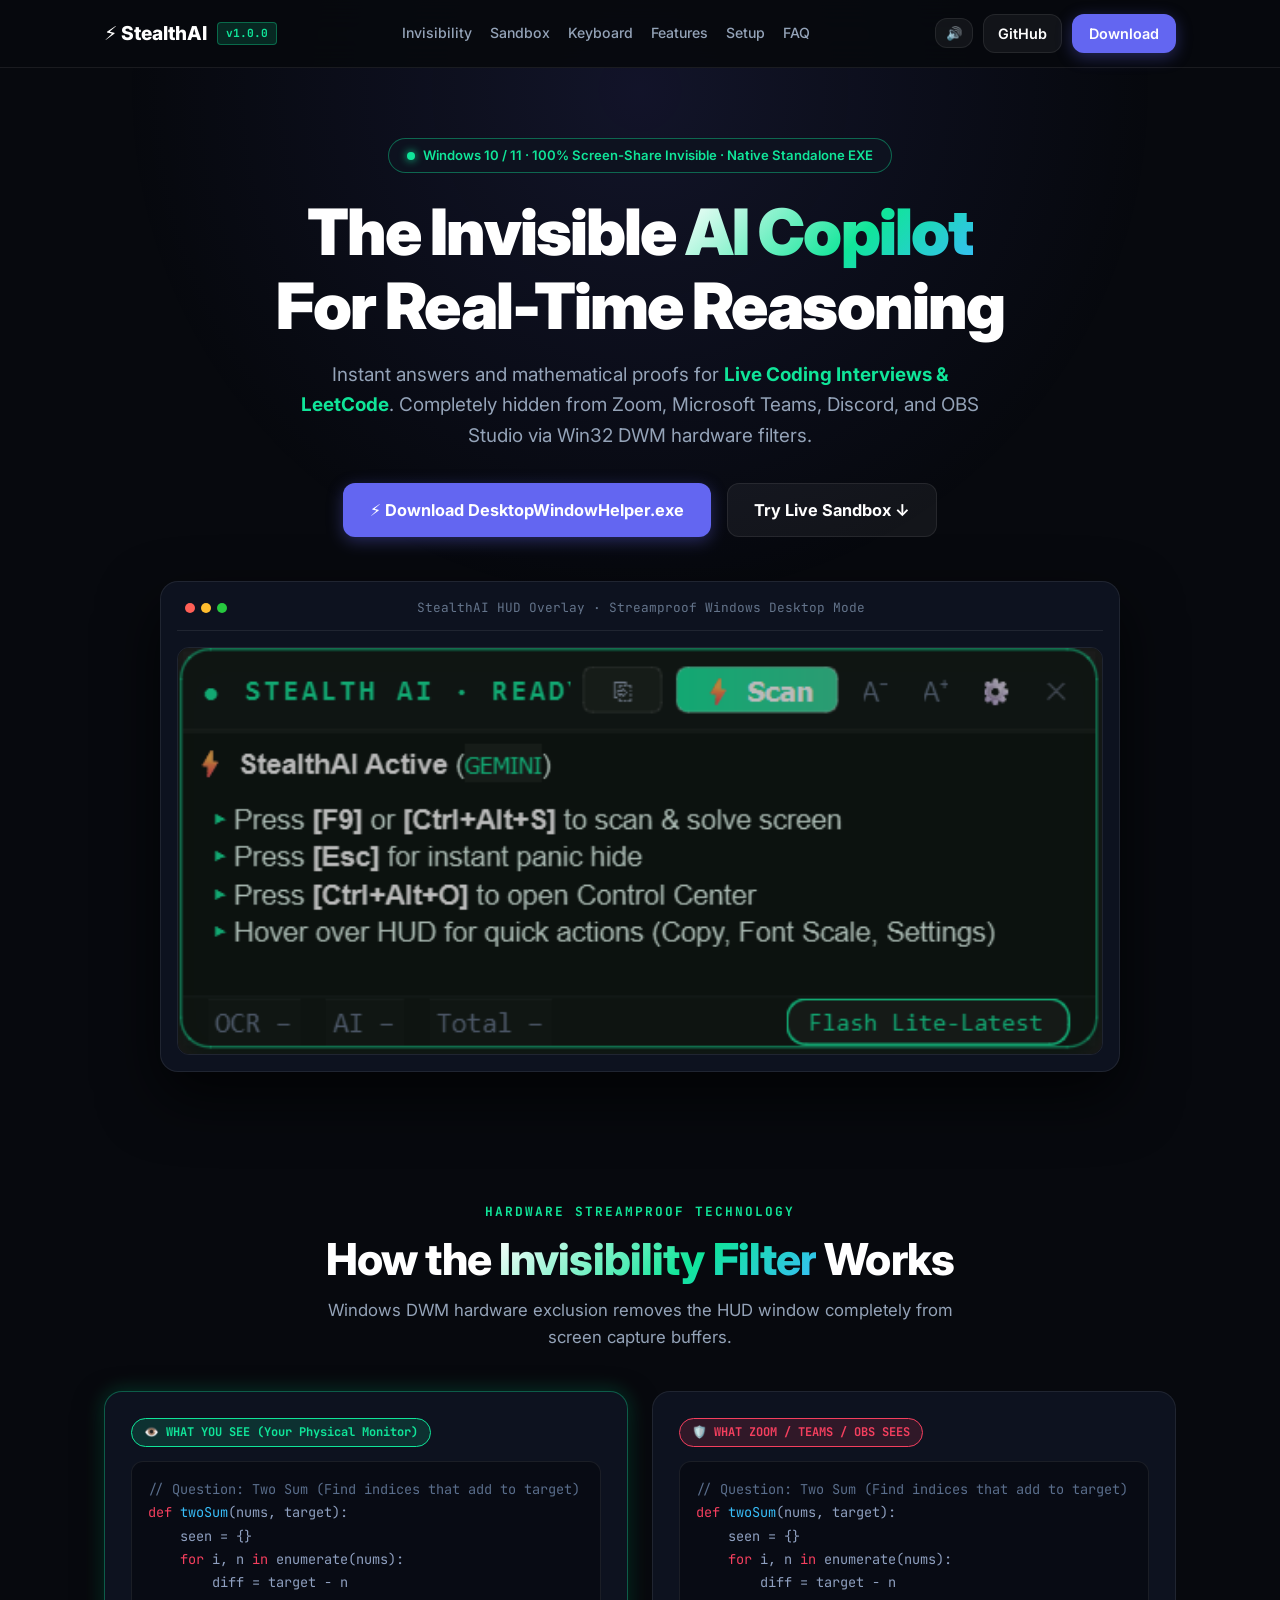
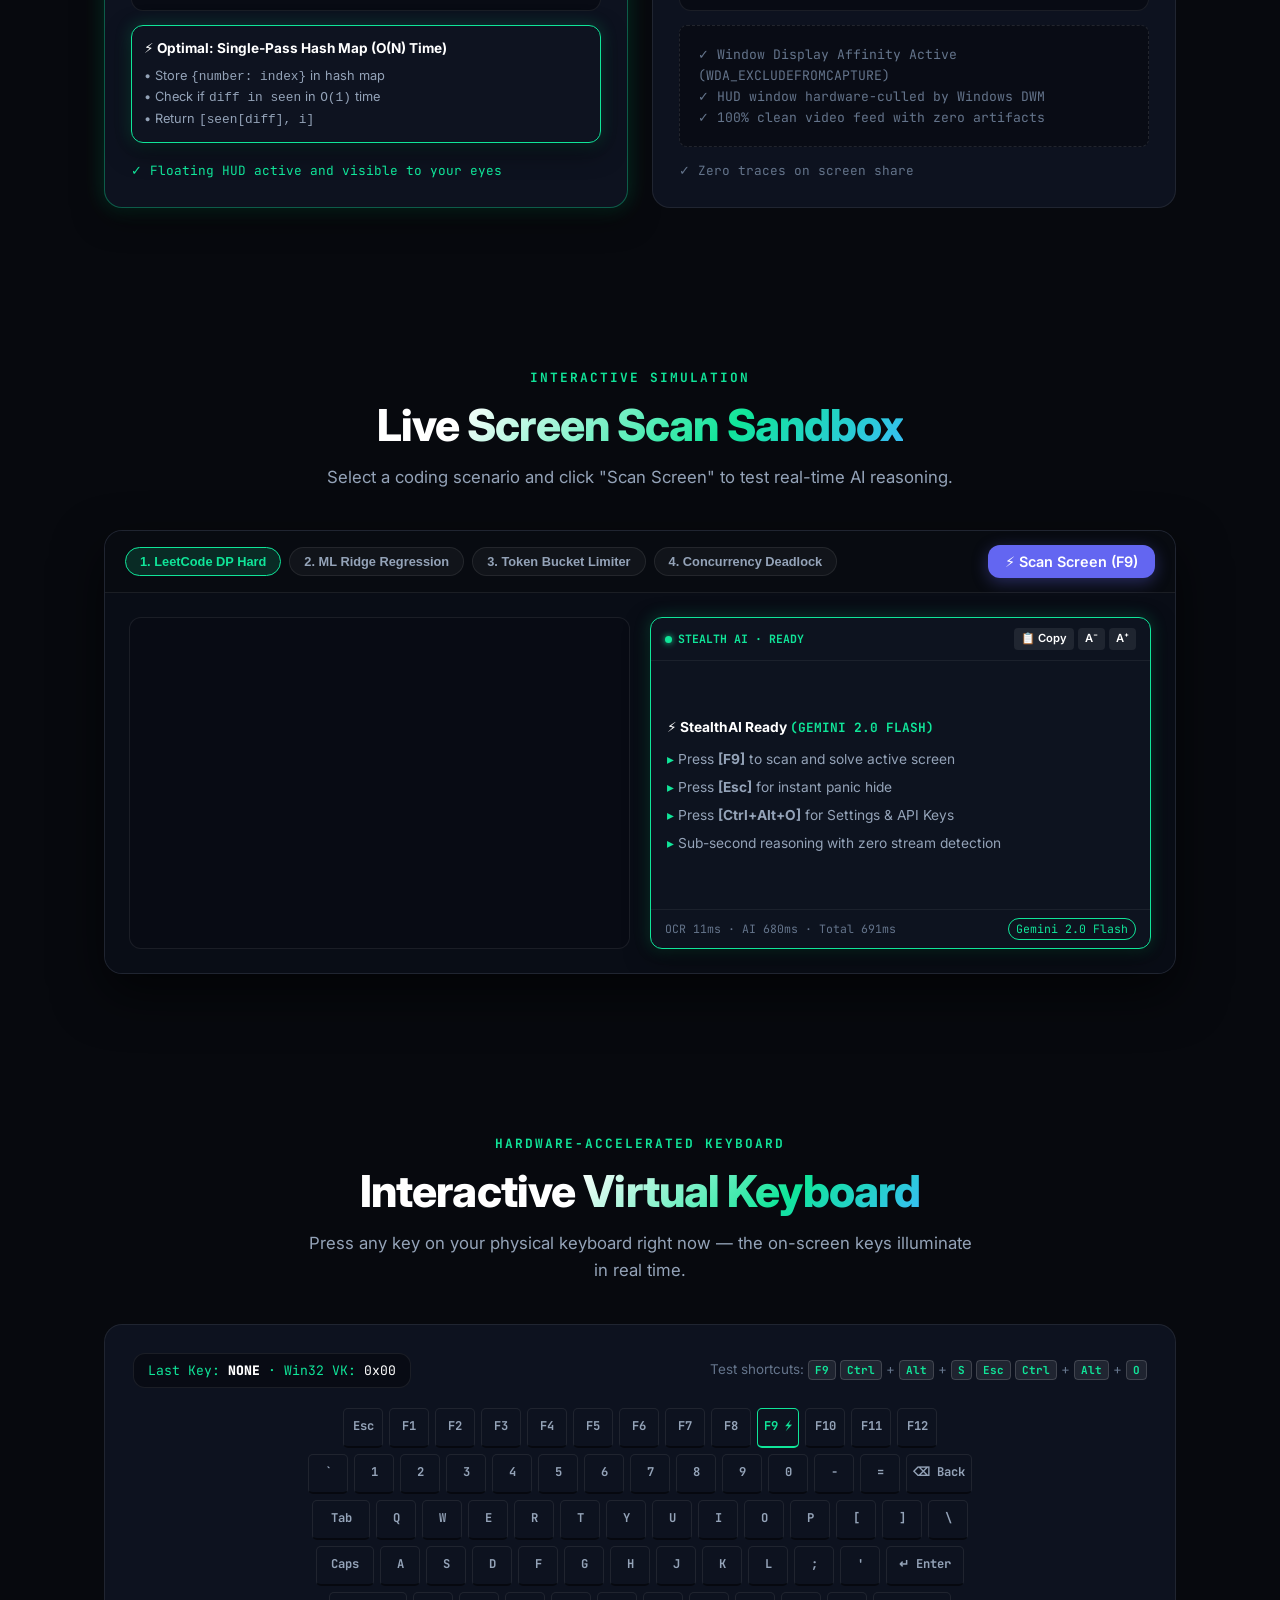
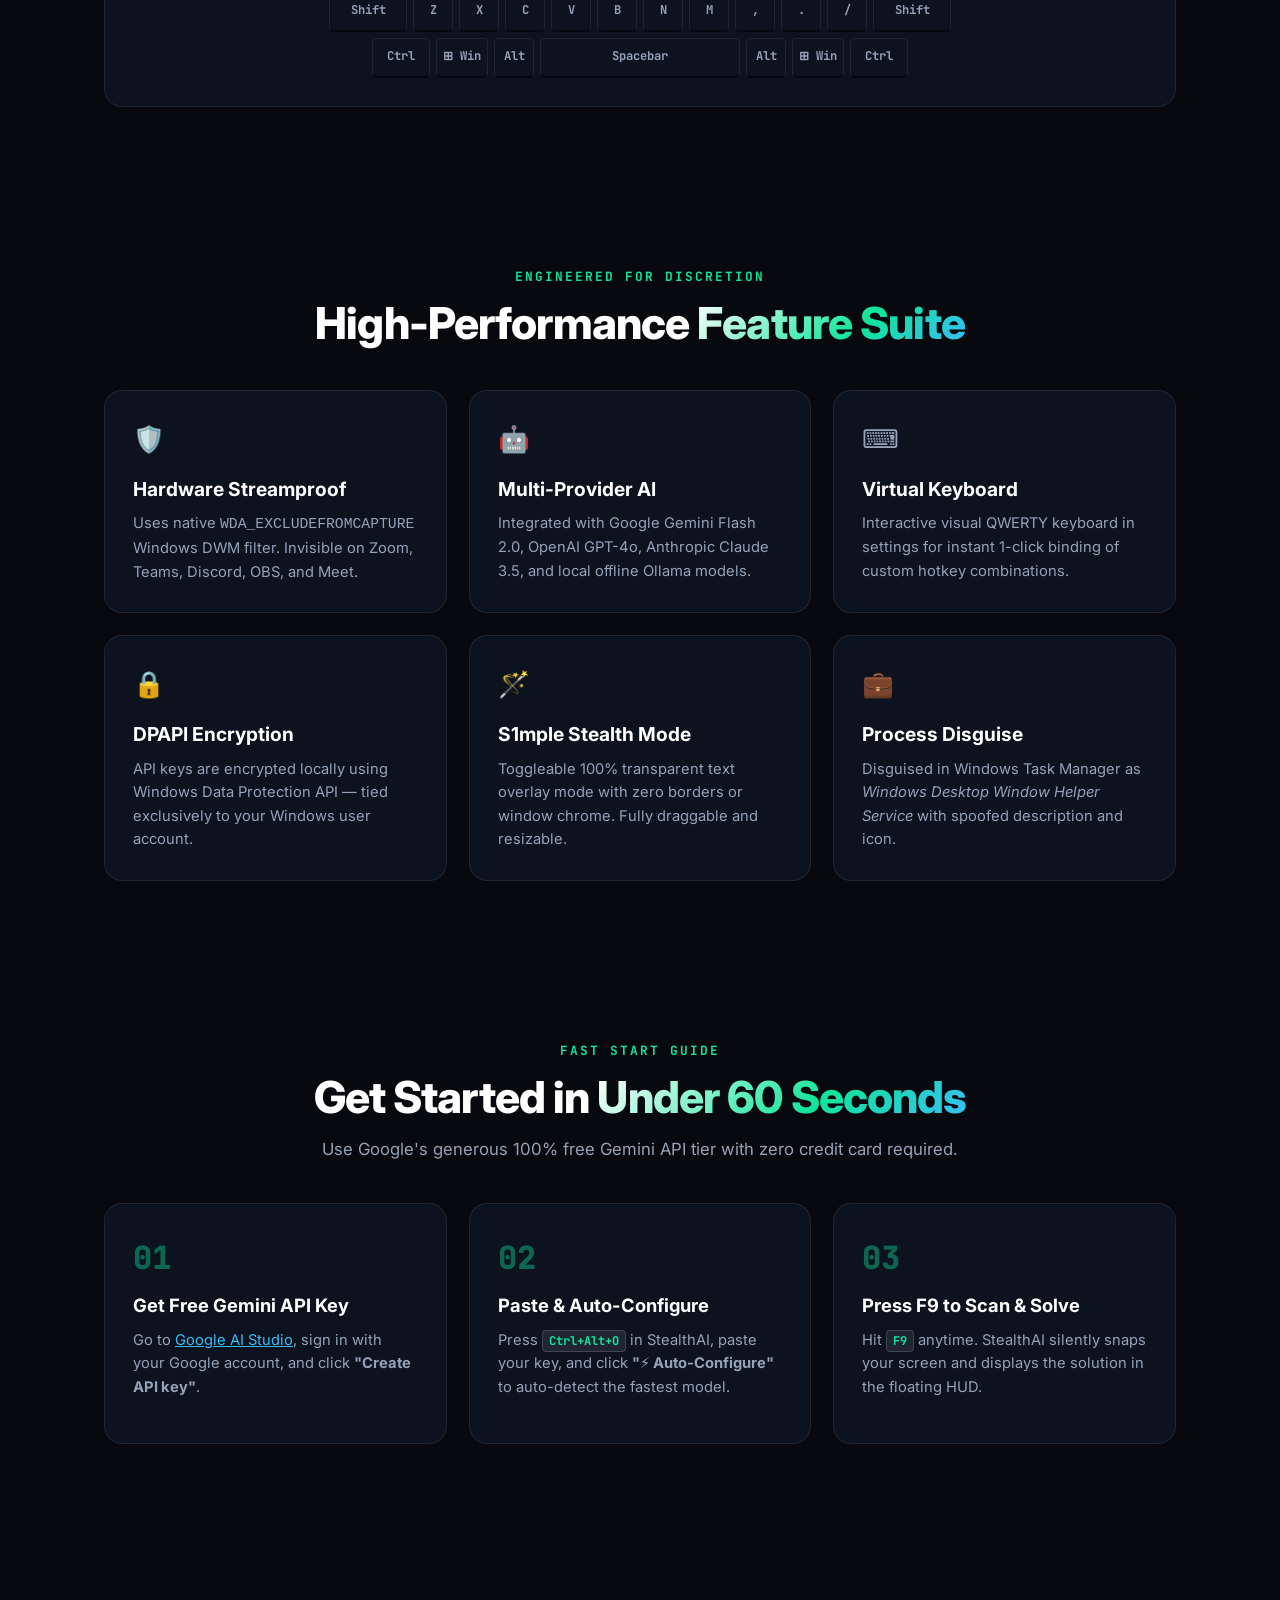
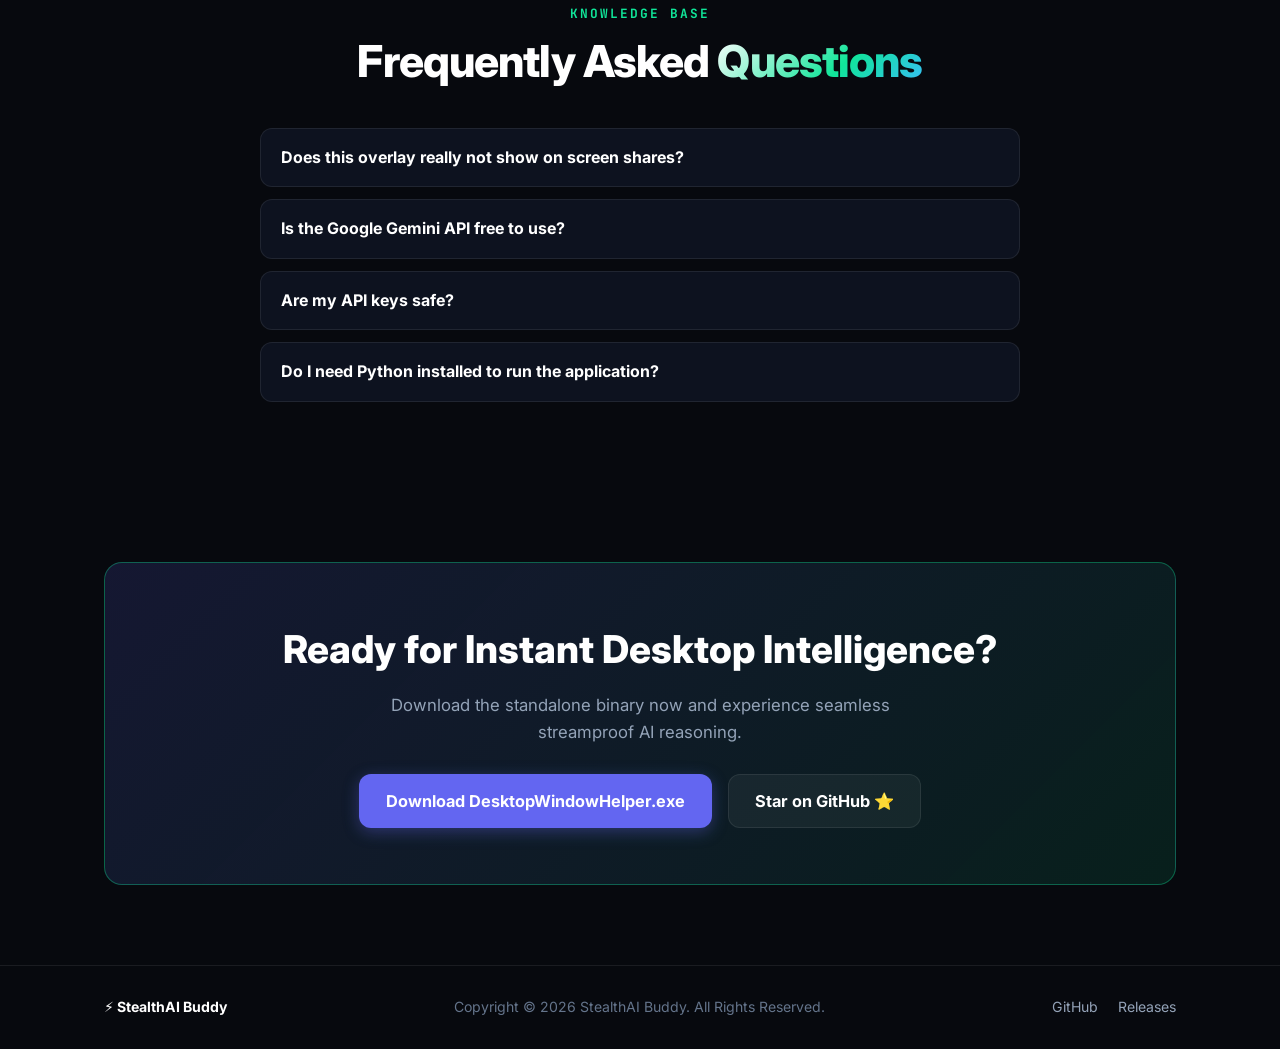
<file: index.html>
<!DOCTYPE html>
<html lang="en">
<head>
  <meta charset="UTF-8">
  <meta name="viewport" content="width=device-width, initial-scale=1.0">
  <title>StealthAI Buddy — The Invisible AI Desktop Copilot</title>
  <meta name="description" content="Ultra-fast, streamproof AI desktop overlay for Windows. Powered by Gemini 2.0, GPT-4o, and Claude 3.5. 100% invisible on Zoom, Teams, Discord, and OBS screen shares.">
  <link rel="preconnect" href="https://fonts.googleapis.com">
  <link rel="preconnect" href="https://fonts.gstatic.com" crossorigin>
  <link href="https://fonts.googleapis.com/css2?family=Inter:wght@400;500;600;700;800;900&family=JetBrains+Mono:wght@500;700&display=swap" rel="stylesheet">
  <style>
/* ═══════════════════════════════════════════════════════════════════
   STEALTHAI BUDDY — INLINE ROCK SOLID DESIGN SYSTEM
   ═══════════════════════════════════════════════════════════════════ */
:root {
  --bg-dark: #07090e;
  --bg-card: #0d121f;
  --bg-card-hover: #131a2b;
  --bg-input: #080b14;
  --border: rgba(255, 255, 255, 0.08);
  --border-active: rgba(16, 229, 153, 0.4);
  --text-white: #ffffff;
  --text-gray: #94a3b8;
  --text-muted: #64748b;
  --accent: #10e599;
  --accent-rgb: 16, 229, 153;
  --accent-glow: rgba(16, 229, 153, 0.25);
  --indigo: #6366f1;
  --indigo-hover: #4f46e5;
  --rose: #f43f5e;
  --cyan: #38bdf8;
  --font: 'Inter', system-ui, -apple-system, sans-serif;
  --mono: 'JetBrains Mono', monospace;
  --radius: 12px;
  --radius-lg: 18px;
}

*, *::before, *::after {
  box-sizing: border-box;
  margin: 0;
  padding: 0;
}

html {
  scroll-behavior: smooth;
  color-scheme: dark;
}

body {
  font-family: var(--font);
  background-color: var(--bg-dark);
  color: var(--text-gray);
  line-height: 1.6;
  overflow-x: hidden;
  position: relative;
  min-height: 100vh;
}

#bgCanvas {
  position: fixed;
  top: 0;
  left: 0;
  width: 100vw;
  height: 100vh;
  z-index: 0;
  pointer-events: none;
  opacity: 0.4;
}

.ambient-glow {
  position: fixed;
  top: 0;
  left: 0;
  width: 100vw;
  height: 100vh;
  z-index: 0;
  pointer-events: none;
  background: radial-gradient(circle at 50% 10%, rgba(99, 102, 241, 0.12) 0%, transparent 50%);
}

.container {
  max-width: 1120px;
  margin: 0 auto;
  padding: 0 24px;
  position: relative;
  z-index: 1;
}

.section {
  padding: 80px 0;
  position: relative;
  z-index: 1;
}

.section-header {
  text-align: center;
  max-width: 680px;
  margin: 0 auto 40px;
}

.section-tag {
  font-family: var(--mono);
  font-size: 0.8rem;
  font-weight: 700;
  letter-spacing: 2px;
  color: var(--accent);
  text-transform: uppercase;
  margin-bottom: 10px;
  display: block;
}

.section-title {
  font-size: clamp(2rem, 4vw, 2.75rem);
  font-weight: 800;
  color: var(--text-white);
  line-height: 1.2;
  margin-bottom: 12px;
  letter-spacing: -0.02em;
}

.section-desc {
  font-size: 1.05rem;
  color: var(--text-gray);
}

.gradient-text {
  background: linear-gradient(135deg, #ffffff 0%, var(--accent) 60%, var(--cyan) 100%);
  -webkit-background-clip: text;
  -webkit-text-fill-color: transparent;
  display: inline-block;
}

kbd {
  font-family: var(--mono);
  font-size: 0.82em;
  font-weight: 700;
  background: rgba(255, 255, 255, 0.08);
  border: 1px solid rgba(255, 255, 255, 0.15);
  border-radius: 4px;
  padding: 2px 6px;
  color: var(--accent);
}

/* ── Navbar ───────────────────────────────────────────────────── */
.navbar {
  position: sticky;
  top: 0;
  z-index: 100;
  background: rgba(7, 9, 14, 0.92);
  backdrop-filter: blur(16px);
  border-bottom: 1px solid var(--border);
  height: 68px;
  display: flex;
  align-items: center;
}

.nav-wrap {
  display: flex;
  align-items: center;
  justify-content: space-between;
  width: 100%;
}

.nav-brand {
  display: flex;
  align-items: center;
  gap: 10px;
  text-decoration: none;
  color: var(--text-white);
  font-weight: 800;
  font-size: 1.2rem;
}

.brand-badge {
  font-size: 0.7rem;
  font-family: var(--mono);
  font-weight: 700;
  background: rgba(var(--accent-rgb), 0.15);
  color: var(--accent);
  border: 1px solid rgba(var(--accent-rgb), 0.35);
  padding: 2px 8px;
  border-radius: 4px;
}

.nav-links {
  display: flex;
  align-items: center;
  gap: 18px;
  flex-shrink: 0;
}

.nav-links a {
  text-decoration: none;
  color: var(--text-gray);
  font-size: 0.88rem;
  font-weight: 500;
  white-space: nowrap;
  transition: color 0.2s;
}

.nav-links a:hover {
  color: var(--text-white);
}

.nav-actions {
  display: flex;
  align-items: center;
  gap: 10px;
  flex-shrink: 0;
  white-space: nowrap;
}

/* ── Buttons ──────────────────────────────────────────────────── */
.btn {
  display: inline-flex;
  align-items: center;
  justify-content: center;
  gap: 8px;
  font-family: var(--font);
  font-size: 0.9rem;
  font-weight: 600;
  text-decoration: none;
  border-radius: var(--radius);
  padding: 8px 16px;
  cursor: pointer;
  transition: all 0.2s ease;
  border: 1px solid transparent;
}

.btn-primary {
  background: var(--indigo);
  color: #ffffff;
  box-shadow: 0 4px 16px rgba(99, 102, 241, 0.35);
}
.btn-primary:hover {
  background: var(--indigo-hover);
  transform: translateY(-1px);
}

.btn-secondary {
  background: rgba(255, 255, 255, 0.05);
  border-color: var(--border);
  color: var(--text-white);
}
.btn-secondary:hover {
  background: rgba(255, 255, 255, 0.1);
  border-color: rgba(255, 255, 255, 0.2);
}

/* ── Hero Section ─────────────────────────────────────────────── */
.hero {
  padding: 70px 0 50px;
  text-align: center;
}

.hero-pill {
  display: inline-flex;
  align-items: center;
  gap: 8px;
  background: var(--bg-card);
  border: 1px solid var(--border-active);
  padding: 6px 18px;
  border-radius: 9999px;
  font-size: 0.82rem;
  font-weight: 600;
  color: var(--accent);
  margin-bottom: 22px;
}

.hero-pill-dot {
  width: 8px;
  height: 8px;
  background: var(--accent);
  border-radius: 50%;
  box-shadow: 0 0 8px var(--accent);
}

.hero-title {
  font-size: clamp(2.4rem, 5vw, 4rem);
  font-weight: 900;
  color: var(--text-white);
  line-height: 1.15;
  margin-bottom: 18px;
  letter-spacing: -0.03em;
}

.hero-desc {
  font-size: 1.18rem;
  color: var(--text-gray);
  max-width: 700px;
  margin: 0 auto 32px;
  line-height: 1.6;
}

.hero-cta-row {
  display: flex;
  align-items: center;
  justify-content: center;
  gap: 16px;
  flex-wrap: wrap;
  margin-bottom: 44px;
}

.btn-hero {
  padding: 13px 26px;
  font-size: 1.02rem;
  font-weight: 700;
  border-radius: var(--radius);
}

/* Hero Showcase Frame */
.hero-showcase {
  background: var(--bg-card);
  border: 1px solid var(--border);
  border-radius: var(--radius-lg);
  padding: 16px;
  box-shadow: 0 25px 60px rgba(0, 0, 0, 0.7);
  max-width: 960px;
  margin: 0 auto;
}

.showcase-header {
  display: flex;
  align-items: center;
  justify-content: space-between;
  padding: 0 8px 12px;
  border-bottom: 1px solid var(--border);
  margin-bottom: 16px;
}

.showcase-dots {
  display: flex;
  gap: 6px;
}
.showcase-dot {
  width: 10px;
  height: 10px;
  border-radius: 50%;
}

.showcase-title {
  font-family: var(--mono);
  font-size: 0.8rem;
  color: var(--text-muted);
}

.showcase-img {
  width: 100%;
  height: auto;
  border-radius: var(--radius);
  display: block;
  border: 1px solid var(--border);
}

/* ── Invisibility Cards Comparison ────────────────────────────── */
.invis-grid {
  display: grid;
  grid-template-columns: 1fr 1fr;
  gap: 24px;
}

.invis-card {
  background: var(--bg-card);
  border: 1px solid var(--border);
  border-radius: var(--radius-lg);
  padding: 26px;
  display: flex;
  flex-direction: column;
  justify-content: space-between;
}

.invis-card.visible-side {
  border-color: rgba(var(--accent-rgb), 0.35);
  box-shadow: 0 10px 30px rgba(0, 0, 0, 0.5), 0 0 20px var(--accent-glow);
}

.invis-badge {
  display: inline-block;
  padding: 4px 12px;
  border-radius: 9999px;
  font-family: var(--mono);
  font-size: 0.75rem;
  font-weight: 700;
  margin-bottom: 14px;
}

.invis-badge-green {
  background: rgba(var(--accent-rgb), 0.15);
  color: var(--accent);
  border: 1px solid var(--accent);
}

.invis-badge-red {
  background: rgba(244, 63, 94, 0.15);
  color: var(--rose);
  border: 1px solid var(--rose);
}

.invis-code-snippet {
  font-family: var(--mono);
  font-size: 0.85rem;
  background: var(--bg-input);
  border: 1px solid var(--border);
  border-radius: var(--radius);
  padding: 16px;
  color: #8fa0c0;
  line-height: 1.7;
  margin-bottom: 14px;
}

/* ── Live Sandbox Section ─────────────────────────────────────── */
.sandbox-card {
  background: var(--bg-card);
  border: 1px solid var(--border);
  border-radius: var(--radius-lg);
  overflow: hidden;
  box-shadow: 0 20px 50px rgba(0, 0, 0, 0.6);
}

.sandbox-toolbar {
  display: flex;
  align-items: center;
  justify-content: space-between;
  padding: 14px 20px;
  background: rgba(7, 9, 14, 0.8);
  border-bottom: 1px solid var(--border);
  flex-wrap: wrap;
  gap: 12px;
}

.sandbox-tabs {
  display: flex;
  gap: 8px;
  flex-wrap: wrap;
}

.sandbox-tab {
  background: rgba(255, 255, 255, 0.04);
  border: 1px solid var(--border);
  border-radius: 9999px;
  padding: 6px 14px;
  font-size: 0.8rem;
  font-weight: 600;
  color: var(--text-gray);
  cursor: pointer;
  transition: all 0.2s ease;
}

.sandbox-tab:hover {
  background: rgba(255, 255, 255, 0.08);
  color: var(--text-white);
}

.sandbox-tab.active {
  background: rgba(var(--accent-rgb), 0.15);
  border-color: var(--accent);
  color: var(--accent);
}

.sandbox-content-grid {
  display: grid;
  grid-template-columns: 1fr 1fr;
  gap: 20px;
  padding: 24px;
  background: #090d16;
  position: relative;
  min-height: 380px;
}

.laser-beam {
  position: absolute;
  top: 0;
  left: 0;
  width: 100%;
  height: 3px;
  background: linear-gradient(90deg, transparent, var(--accent), #ffffff, var(--accent), transparent);
  box-shadow: 0 0 15px var(--accent);
  opacity: 0;
  pointer-events: none;
  z-index: 10;
}
.laser-beam.scanning {
  animation: laserScan 0.9s ease-in-out forwards;
}
@keyframes laserScan {
  0% { top: 0%; opacity: 1; }
  50% { top: 100%; opacity: 1; }
  100% { top: 100%; opacity: 0; }
}

.sandbox-code-col {
  background: var(--bg-input);
  border: 1px solid var(--border);
  border-radius: var(--radius);
  padding: 18px;
  font-family: var(--mono);
  font-size: 0.85rem;
  color: #8fa0c0;
  line-height: 1.7;
  overflow-x: auto;
}

.sandbox-hud-col {
  background: rgba(14, 19, 32, 0.95);
  border: 1px solid var(--accent);
  border-radius: var(--radius);
  box-shadow: 0 8px 24px rgba(0, 0, 0, 0.5), 0 0 16px var(--accent-glow);
  display: flex;
  flex-direction: column;
  justify-content: space-between;
}

.hud-head {
  display: flex;
  align-items: center;
  justify-content: space-between;
  padding: 10px 14px;
  border-bottom: 1px solid rgba(255, 255, 255, 0.06);
}

.hud-status-badge {
  display: flex;
  align-items: center;
  gap: 6px;
  font-family: var(--mono);
  font-size: 0.72rem;
  font-weight: 700;
  color: var(--accent);
}

.hud-dot {
  width: 7px;
  height: 7px;
  background: var(--accent);
  border-radius: 50%;
  box-shadow: 0 0 6px var(--accent);
}

.hud-actions-row {
  display: flex;
  gap: 4px;
}

.hud-btn {
  font-size: 0.7rem;
  font-weight: 600;
  background: rgba(255, 255, 255, 0.08);
  color: var(--text-white);
  padding: 2px 7px;
  border-radius: 4px;
  cursor: pointer;
}

.hud-main {
  padding: 16px;
  font-size: 0.86rem;
  color: var(--text-white);
}

.hud-title {
  font-weight: 700;
  margin-bottom: 10px;
}

.hud-bullets {
  list-style: none;
  display: flex;
  flex-direction: column;
  gap: 6px;
  color: var(--text-gray);
}

.hud-bullets li::before {
  content: '▸ ';
  color: var(--accent);
}

.hud-foot {
  display: flex;
  align-items: center;
  justify-content: space-between;
  padding: 8px 14px;
  border-top: 1px solid rgba(255, 255, 255, 0.06);
  font-family: var(--mono);
  font-size: 0.72rem;
  color: var(--text-muted);
}

.hud-tag {
  color: var(--accent);
  border: 1px solid var(--accent);
  border-radius: 9999px;
  padding: 1px 7px;
}

/* ── Interactive Virtual Keyboard ─────────────────────────────── */
.keyboard-box {
  background: var(--bg-card);
  border: 1px solid var(--border);
  border-radius: var(--radius-lg);
  padding: 28px;
}

.keyboard-meta {
  display: flex;
  align-items: center;
  justify-content: space-between;
  margin-bottom: 20px;
  flex-wrap: wrap;
  gap: 12px;
}

.keyboard-status-pill {
  font-family: var(--mono);
  font-size: 0.82rem;
  background: var(--bg-input);
  border: 1px solid var(--border);
  border-radius: var(--radius);
  padding: 6px 14px;
  color: var(--accent);
}

.keyboard-grid {
  display: flex;
  flex-direction: column;
  gap: 6px;
  max-width: 820px;
  margin: 0 auto;
  user-select: none;
}

.kb-row {
  display: flex;
  gap: 6px;
  justify-content: center;
}

.kb-key {
  height: 40px;
  min-width: 40px;
  background: rgba(14, 19, 32, 0.9);
  border: 1px solid var(--border);
  border-bottom: 2px solid rgba(0, 0, 0, 0.5);
  border-radius: 5px;
  color: #94a3b8;
  font-family: var(--mono);
  font-size: 0.76rem;
  font-weight: 700;
  display: flex;
  align-items: center;
  justify-content: center;
  cursor: pointer;
  transition: all 0.1s ease;
  padding: 0 6px;
}

.kb-key:hover {
  background: rgba(255, 255, 255, 0.1);
  color: #ffffff;
}

.kb-key.active {
  background: var(--accent);
  color: #000000;
  border-color: #ffffff;
  box-shadow: 0 0 12px var(--accent);
  transform: translateY(1px);
}

.kb-w-1-5 { min-width: 58px; }
.kb-w-2 { min-width: 78px; }
.kb-space { min-width: 200px; }

/* ── Features Grid ────────────────────────────────────────────── */
.features-grid {
  display: grid;
  grid-template-columns: repeat(auto-fit, minmax(320px, 1fr));
  gap: 22px;
}

.feature-card {
  background: var(--bg-card);
  border: 1px solid var(--border);
  border-radius: var(--radius-lg);
  padding: 28px;
  transition: transform 0.2s ease, border-color 0.2s ease;
}

.feature-card:hover {
  border-color: var(--accent);
  transform: translateY(-2px);
}

.feature-icon {
  font-size: 1.6rem;
  margin-bottom: 14px;
}

.feature-title {
  font-size: 1.2rem;
  font-weight: 700;
  color: var(--text-white);
  margin-bottom: 8px;
}

.feature-desc {
  font-size: 0.92rem;
  color: var(--text-gray);
  line-height: 1.6;
}

/* ── 60-Second Setup Stepper ──────────────────────────────────── */
.steps-grid {
  display: grid;
  grid-template-columns: repeat(auto-fit, minmax(280px, 1fr));
  gap: 22px;
}

.step-card {
  background: var(--bg-card);
  border: 1px solid var(--border);
  border-radius: var(--radius-lg);
  padding: 28px;
}

.step-num {
  font-family: var(--mono);
  font-size: 2rem;
  font-weight: 900;
  color: rgba(var(--accent-rgb), 0.4);
  margin-bottom: 8px;
}

.step-heading {
  font-size: 1.15rem;
  font-weight: 700;
  color: var(--text-white);
  margin-bottom: 8px;
}

.step-text {
  font-size: 0.92rem;
  color: var(--text-gray);
  margin-bottom: 16px;
}

.step-link {
  color: var(--cyan);
  text-decoration: underline;
}

/* ── FAQ Accordion ────────────────────────────────────────────── */
.faq-wrap {
  max-width: 760px;
  margin: 0 auto;
  display: flex;
  flex-direction: column;
  gap: 12px;
}

.faq-item {
  background: var(--bg-card);
  border: 1px solid var(--border);
  border-radius: var(--radius);
  overflow: hidden;
}

.faq-item[open] {
  border-color: var(--accent);
}

.faq-q {
  padding: 16px 20px;
  font-weight: 700;
  font-size: 1rem;
  color: var(--text-white);
  cursor: pointer;
  list-style: none;
  display: flex;
  align-items: center;
  justify-content: space-between;
}

.faq-q::-webkit-details-marker { display: none; }

.faq-a {
  padding: 0 20px 16px;
  font-size: 0.92rem;
  color: var(--text-gray);
  border-top: 1px solid rgba(255, 255, 255, 0.04);
  padding-top: 12px;
  line-height: 1.6;
}

/* ── CTA Banner & Footer ──────────────────────────────────────── */
.cta-card {
  background: linear-gradient(135deg, rgba(99, 102, 241, 0.16) 0%, rgba(var(--accent-rgb), 0.1) 100%);
  border: 1px solid rgba(var(--accent-rgb), 0.35);
  border-radius: var(--radius-lg);
  padding: 56px 28px;
  text-align: center;
}

.cta-title {
  font-size: clamp(1.8rem, 3.5vw, 2.4rem);
  font-weight: 800;
  color: var(--text-white);
  margin-bottom: 12px;
}

.cta-desc {
  font-size: 1.05rem;
  color: var(--text-gray);
  max-width: 560px;
  margin: 0 auto 28px;
}

.footer {
  border-top: 1px solid var(--border);
  padding: 30px 0;
  font-size: 0.88rem;
}

.footer-wrap {
  display: flex;
  align-items: center;
  justify-content: space-between;
  flex-wrap: wrap;
  gap: 16px;
}

/* ── Toast ────────────────────────────────────────────────────── */
.toast-container {
  position: fixed;
  bottom: 24px;
  right: 24px;
  z-index: 9999;
  display: flex;
  flex-direction: column;
  gap: 8px;
  pointer-events: none;
}

.toast {
  background: var(--bg-card);
  border: 1px solid var(--accent);
  border-radius: var(--radius);
  padding: 10px 18px;
  color: var(--text-white);
  font-size: 0.86rem;
  font-weight: 600;
  box-shadow: 0 8px 24px rgba(0, 0, 0, 0.7);
  animation: toastAnim 2.8s forwards;
}

@keyframes toastAnim {
  0% { opacity: 0; transform: translateY(16px); }
  12% { opacity: 1; transform: translateY(0); }
  85% { opacity: 1; transform: translateY(0); }
  100% { opacity: 0; transform: translateY(-8px); }
}

@media (max-width: 860px) {
  .nav-links { display: none; }
  .invis-grid { grid-template-columns: 1fr; }
  .sandbox-content-grid { grid-template-columns: 1fr; }
  .keyboard-grid { display: none; }
}
  </style>
</head>
<body>
  <!-- Interactive Particle Background Canvas -->
  <canvas id="bgCanvas"></canvas>
  <div class="ambient-glow"></div>

  <!-- Navigation Bar -->
  <nav class="navbar">
    <div class="container nav-wrap">
      <a href="#" class="nav-brand">
        <span>⚡ StealthAI</span>
        <span class="brand-badge">v1.0.0</span>
      </a>
      <div class="nav-links">
        <a href="#invisibility">Invisibility</a>
        <a href="#sandbox">Sandbox</a>
        <a href="#keyboard">Keyboard</a>
        <a href="#features">Features</a>
        <a href="#tutorial">Setup</a>
        <a href="#faq">FAQ</a>
      </div>
      <div class="nav-actions">
        <button id="audioToggleBtn" class="btn btn-secondary" style="padding: 6px 10px; font-size: 0.82rem;" title="Toggle Sound FX">
          <span id="audioIcon">🔊</span>
        </button>
        <a href="https://github.com/Dark-Shadow34/StealthAIBuddy" target="_blank" class="btn btn-secondary" style="padding: 7px 14px;">GitHub</a>
        <a href="https://github.com/Dark-Shadow34/StealthAIBuddy/releases/latest" class="btn btn-primary" style="padding: 7px 16px;">Download</a>
      </div>
    </div>
  </nav>

  <!-- Hero Section -->
  <header class="hero">
    <div class="container">
      <div class="hero-pill">
        <span class="hero-pill-dot"></span>
        <span>Windows 10 / 11 · 100% Screen-Share Invisible · Native Standalone EXE</span>
      </div>

      <h1 class="hero-title">
        The Invisible <span class="gradient-text">AI Copilot</span><br>For Real-Time Reasoning
      </h1>

      <p class="hero-desc">
        Instant answers and mathematical proofs for <b style="color:var(--accent);">Live Coding Interviews & LeetCode</b>. 
        Completely hidden from Zoom, Microsoft Teams, Discord, and OBS Studio via Win32 DWM hardware filters.
      </p>

      <div class="hero-cta-row">
        <a href="https://github.com/Dark-Shadow34/StealthAIBuddy/releases/latest" class="btn btn-primary btn-hero">
          <span>⚡ Download DesktopWindowHelper.exe</span>
        </a>
        <a href="#sandbox" class="btn btn-secondary btn-hero">
          <span>Try Live Sandbox ↓</span>
        </a>
      </div>

      <!-- Real UI Showcase -->
      <div class="hero-showcase">
        <div class="showcase-header">
          <div class="showcase-dots">
            <span class="showcase-dot" style="background:#ff5f56"></span>
            <span class="showcase-dot" style="background:#ffbd2e"></span>
            <span class="showcase-dot" style="background:#27c93f"></span>
          </div>
          <span class="showcase-title">StealthAI HUD Overlay · Streamproof Windows Desktop Mode</span>
          <div style="width: 40px;"></div>
        </div>
        <img src="stealth_hud.png" alt="StealthAI HUD Overlay on Windows Desktop" class="showcase-img" onerror="this.src='docs/stealth_hud.png'">
      </div>
    </div>
  </header>

  <!-- Streamproof Invisibility Section -->
  <section id="invisibility" class="section">
    <div class="container">
      <div class="section-header">
        <span class="section-tag">HARDWARE STREAMPROOF TECHNOLOGY</span>
        <h2 class="section-title">How the <span class="gradient-text">Invisibility Filter</span> Works</h2>
        <p class="section-desc">Windows DWM hardware exclusion removes the HUD window completely from screen capture buffers.</p>
      </div>

      <div class="invis-grid">
        <!-- Card 1: Physical Screen -->
        <div class="invis-card visible-side">
          <div>
            <span class="invis-badge invis-badge-green">👁️ WHAT YOU SEE (Your Physical Monitor)</span>
            <div class="invis-code-snippet">
              <span style="color:#5a6e8c;">// Question: Two Sum (Find indices that add to target)</span><br>
              <span style="color:#f43f5e;">def</span> <span style="color:#38bdf8;">twoSum</span>(nums, target):<br>
              &nbsp;&nbsp;&nbsp;&nbsp;seen = {}<br>
              &nbsp;&nbsp;&nbsp;&nbsp;<span style="color:#f43f5e;">for</span> i, n <span style="color:#f43f5e;">in</span> enumerate(nums):<br>
              &nbsp;&nbsp;&nbsp;&nbsp;&nbsp;&nbsp;&nbsp;&nbsp;diff = target - n
            </div>
            <div class="sandbox-hud-col" style="padding: 12px; margin-top: 10px;">
              <div style="font-weight: 700; color: #fff; font-size: 0.85rem; margin-bottom: 6px;">⚡ Optimal: Single-Pass Hash Map (O(N) Time)</div>
              <div style="font-size: 0.8rem; color: var(--text-gray);">
                • Store <code>{number: index}</code> in hash map<br>
                • Check if <code>diff in seen</code> in <code>O(1)</code> time<br>
                • Return <code>[seen[diff], i]</code>
              </div>
            </div>
          </div>
          <div style="margin-top: 14px; font-size: 0.8rem; color: var(--accent); font-family: var(--mono);">
            ✓ Floating HUD active and visible to your eyes
          </div>
        </div>

        <!-- Card 2: Stream View -->
        <div class="invis-card">
          <div>
            <span class="invis-badge invis-badge-red">🛡️ WHAT ZOOM / TEAMS / OBS SEES</span>
            <div class="invis-code-snippet">
              <span style="color:#5a6e8c;">// Question: Two Sum (Find indices that add to target)</span><br>
              <span style="color:#f43f5e;">def</span> <span style="color:#38bdf8;">twoSum</span>(nums, target):<br>
              &nbsp;&nbsp;&nbsp;&nbsp;seen = {}<br>
              &nbsp;&nbsp;&nbsp;&nbsp;<span style="color:#f43f5e;">for</span> i, n <span style="color:#f43f5e;">in</span> enumerate(nums):<br>
              &nbsp;&nbsp;&nbsp;&nbsp;&nbsp;&nbsp;&nbsp;&nbsp;diff = target - n
            </div>
            <div style="padding: 18px; border: 1px dashed rgba(255,255,255,0.1); border-radius: 8px; background: rgba(0,0,0,0.3); font-family: var(--mono); font-size: 0.82rem; color: #64748b;">
              ✓ Window Display Affinity Active (WDA_EXCLUDEFROMCAPTURE)<br>
              ✓ HUD window hardware-culled by Windows DWM<br>
              ✓ 100% clean video feed with zero artifacts
            </div>
          </div>
          <div style="margin-top: 14px; font-size: 0.8rem; color: #64748b; font-family: var(--mono);">
            ✓ Zero traces on screen share
          </div>
        </div>
      </div>
    </div>
  </section>

  <!-- Live Reasoning Sandbox Section -->
  <section id="sandbox" class="section">
    <div class="container">
      <div class="section-header">
        <span class="section-tag">INTERACTIVE SIMULATION</span>
        <h2 class="section-title">Live <span class="gradient-text">Screen Scan Sandbox</span></h2>
        <p class="section-desc">Select a coding scenario and click "Scan Screen" to test real-time AI reasoning.</p>
      </div>

      <div class="sandbox-card">
        <div class="sandbox-toolbar">
          <div class="sandbox-tabs">
            <button class="sandbox-tab active" data-scenario="dp">1. LeetCode DP Hard</button>
            <button class="sandbox-tab" data-scenario="ml">2. ML Ridge Regression</button>
            <button class="sandbox-tab" data-scenario="rate">3. Token Bucket Limiter</button>
            <button class="sandbox-tab" data-scenario="thread">4. Concurrency Deadlock</button>
          </div>
          <button id="sandboxScanBtn" class="btn btn-primary" style="padding: 7px 16px;">⚡ Scan Screen (F9)</button>
        </div>

        <div class="sandbox-content-grid">
          <div class="laser-beam" id="laserBeam"></div>

          <!-- Left: Code Editor -->
          <div class="sandbox-code-col" id="sandboxCodeDisplay">
            <!-- Dynamic code via JS -->
          </div>

          <!-- Right: Floating HUD Response -->
          <div class="sandbox-hud-col" id="sandboxHud">
            <div class="hud-head">
              <div class="hud-status-badge">
                <span class="hud-dot"></span>
                <span id="sandboxHudStatus">STEALTH AI · READY</span>
              </div>
              <div class="hud-actions-row">
                <span class="hud-btn" id="hudCopyBtn">📋 Copy</span>
                <span class="hud-btn">A⁻</span>
                <span class="hud-btn">A⁺</span>
              </div>
            </div>

            <div class="hud-main" id="sandboxHudBody">
              <div class="hud-title">⚡ StealthAI Ready <span style="color:var(--accent); font-family:var(--mono); font-size:0.8rem;">(GEMINI 2.0 FLASH)</span></div>
              <ul class="hud-bullets">
                <li>Press <b>[F9]</b> to scan and solve active screen</li>
                <li>Press <b>[Esc]</b> for instant panic hide</li>
                <li>Press <b>[Ctrl+Alt+O]</b> for Settings & API Keys</li>
                <li>Sub-second reasoning with zero stream detection</li>
              </ul>
            </div>

            <div class="hud-foot">
              <span id="sandboxLatency">OCR 11ms · AI 680ms · Total 691ms</span>
              <span class="hud-tag" id="sandboxModelBadge">Gemini 2.0 Flash</span>
            </div>
          </div>
        </div>
      </div>
    </div>
  </section>

  <!-- Interactive Virtual Keyboard -->
  <section id="keyboard" class="section">
    <div class="container">
      <div class="section-header">
        <span class="section-tag">HARDWARE-ACCELERATED KEYBOARD</span>
        <h2 class="section-title">Interactive <span class="gradient-text">Virtual Keyboard</span></h2>
        <p class="section-desc">Press any key on your physical keyboard right now — the on-screen keys illuminate in real time.</p>
      </div>

      <div class="keyboard-box">
        <div class="keyboard-meta">
          <div class="keyboard-status-pill">
            Last Key: <span style="color:#ffffff; font-weight:800;" id="lastKeyPressed">NONE</span> · Win32 VK: <span style="color:#ffffff;" id="lastVkCode">0x00</span>
          </div>
          <div style="font-size: 0.84rem; color: var(--text-muted);">
            Test shortcuts: <kbd>F9</kbd> <kbd>Ctrl</kbd> + <kbd>Alt</kbd> + <kbd>S</kbd> <kbd>Esc</kbd> <kbd>Ctrl</kbd> + <kbd>Alt</kbd> + <kbd>O</kbd>
          </div>
        </div>

        <div class="keyboard-grid" id="virtualKeyboard">
          <!-- Row 1: Function Keys -->
          <div class="kb-row">
            <div class="kb-key" data-key="Escape">Esc</div>
            <div class="kb-key" data-key="F1">F1</div>
            <div class="kb-key" data-key="F2">F2</div>
            <div class="kb-key" data-key="F3">F3</div>
            <div class="kb-key" data-key="F4">F4</div>
            <div class="kb-key" data-key="F5">F5</div>
            <div class="kb-key" data-key="F6">F6</div>
            <div class="kb-key" data-key="F7">F7</div>
            <div class="kb-key" data-key="F8">F8</div>
            <div class="kb-key" data-key="F9" style="border-color: var(--accent); color: var(--accent);">F9 ⚡</div>
            <div class="kb-key" data-key="F10">F10</div>
            <div class="kb-key" data-key="F11">F11</div>
            <div class="kb-key" data-key="F12">F12</div>
          </div>
          <!-- Row 2: Numbers -->
          <div class="kb-row">
            <div class="kb-key" data-key="`">`</div>
            <div class="kb-key" data-key="1">1</div>
            <div class="kb-key" data-key="2">2</div>
            <div class="kb-key" data-key="3">3</div>
            <div class="kb-key" data-key="4">4</div>
            <div class="kb-key" data-key="5">5</div>
            <div class="kb-key" data-key="6">6</div>
            <div class="kb-key" data-key="7">7</div>
            <div class="kb-key" data-key="8">8</div>
            <div class="kb-key" data-key="9">9</div>
            <div class="kb-key" data-key="0">0</div>
            <div class="kb-key" data-key="-">-</div>
            <div class="kb-key" data-key="=">=</div>
            <div class="kb-key kb-w-1-5" data-key="Backspace">⌫ Back</div>
          </div>
          <!-- Row 3: QWERTY -->
          <div class="kb-row">
            <div class="kb-key kb-w-1-5" data-key="Tab">Tab</div>
            <div class="kb-key" data-key="Q">Q</div>
            <div class="kb-key" data-key="W">W</div>
            <div class="kb-key" data-key="E">E</div>
            <div class="kb-key" data-key="R">R</div>
            <div class="kb-key" data-key="T">T</div>
            <div class="kb-key" data-key="Y">Y</div>
            <div class="kb-key" data-key="U">U</div>
            <div class="kb-key" data-key="I">I</div>
            <div class="kb-key" data-key="O">O</div>
            <div class="kb-key" data-key="P">P</div>
            <div class="kb-key" data-key="[">[</div>
            <div class="kb-key" data-key="]">]</div>
            <div class="kb-key" data-key="\">\</div>
          </div>
          <!-- Row 4: ASDF -->
          <div class="kb-row">
            <div class="kb-key kb-w-1-5" data-key="CapsLock">Caps</div>
            <div class="kb-key" data-key="A">A</div>
            <div class="kb-key" data-key="S">S</div>
            <div class="kb-key" data-key="D">D</div>
            <div class="kb-key" data-key="F">F</div>
            <div class="kb-key" data-key="G">G</div>
            <div class="kb-key" data-key="H">H</div>
            <div class="kb-key" data-key="J">J</div>
            <div class="kb-key" data-key="K">K</div>
            <div class="kb-key" data-key="L">L</div>
            <div class="kb-key" data-key=";">;</div>
            <div class="kb-key" data-key="'">'</div>
            <div class="kb-key kb-w-2" data-key="Enter">↵ Enter</div>
          </div>
          <!-- Row 5: ZXCV -->
          <div class="kb-row">
            <div class="kb-key kb-w-2" data-key="ShiftLeft">Shift</div>
            <div class="kb-key" data-key="Z">Z</div>
            <div class="kb-key" data-key="X">X</div>
            <div class="kb-key" data-key="C">C</div>
            <div class="kb-key" data-key="V">V</div>
            <div class="kb-key" data-key="B">B</div>
            <div class="kb-key" data-key="N">N</div>
            <div class="kb-key" data-key="M">M</div>
            <div class="kb-key" data-key=",">,</div>
            <div class="kb-key" data-key=".">.</div>
            <div class="kb-key" data-key="/">/</div>
            <div class="kb-key kb-w-2" data-key="ShiftRight">Shift</div>
          </div>
          <!-- Row 6: Bottom -->
          <div class="kb-row">
            <div class="kb-key kb-w-1-5" data-key="ControlLeft">Ctrl</div>
            <div class="kb-key" data-key="MetaLeft">⊞ Win</div>
            <div class="kb-key" data-key="AltLeft">Alt</div>
            <div class="kb-key kb-space" data-key=" ">Spacebar</div>
            <div class="kb-key" data-key="AltRight">Alt</div>
            <div class="kb-key" data-key="MetaRight">⊞ Win</div>
            <div class="kb-key kb-w-1-5" data-key="ControlRight">Ctrl</div>
          </div>
        </div>
      </div>
    </div>
  </section>

  <!-- Core Features Grid -->
  <section id="features" class="section">
    <div class="container">
      <div class="section-header">
        <span class="section-tag">ENGINEERED FOR DISCRETION</span>
        <h2 class="section-title">High-Performance <span class="gradient-text">Feature Suite</span></h2>
      </div>

      <div class="features-grid">
        <div class="feature-card">
          <div class="feature-icon">🛡️</div>
          <h3 class="feature-title">Hardware Streamproof</h3>
          <p class="feature-desc">Uses native <code>WDA_EXCLUDEFROMCAPTURE</code> Windows DWM filter. Invisible on Zoom, Teams, Discord, OBS, and Meet.</p>
        </div>

        <div class="feature-card">
          <div class="feature-icon">🤖</div>
          <h3 class="feature-title">Multi-Provider AI</h3>
          <p class="feature-desc">Integrated with Google Gemini Flash 2.0, OpenAI GPT-4o, Anthropic Claude 3.5, and local offline Ollama models.</p>
        </div>

        <div class="feature-card">
          <div class="feature-icon">⌨️</div>
          <h3 class="feature-title">Virtual Keyboard</h3>
          <p class="feature-desc">Interactive visual QWERTY keyboard in settings for instant 1-click binding of custom hotkey combinations.</p>
        </div>

        <div class="feature-card">
          <div class="feature-icon">🔒</div>
          <h3 class="feature-title">DPAPI Encryption</h3>
          <p class="feature-desc">API keys are encrypted locally using Windows Data Protection API — tied exclusively to your Windows user account.</p>
        </div>

        <div class="feature-card">
          <div class="feature-icon">🪄</div>
          <h3 class="feature-title">S1mple Stealth Mode</h3>
          <p class="feature-desc">Toggleable 100% transparent text overlay mode with zero borders or window chrome. Fully draggable and resizable.</p>
        </div>

        <div class="feature-card">
          <div class="feature-icon">💼</div>
          <h3 class="feature-title">Process Disguise</h3>
          <p class="feature-desc">Disguised in Windows Task Manager as <i>Windows Desktop Window Helper Service</i> with spoofed description and icon.</p>
        </div>
      </div>
    </div>
  </section>

  <!-- 60-Second Setup Guide -->
  <section id="tutorial" class="section">
    <div class="container">
      <div class="section-header">
        <span class="section-tag">FAST START GUIDE</span>
        <h2 class="section-title">Get Started in <span class="gradient-text">Under 60 Seconds</span></h2>
        <p class="section-desc">Use Google's generous 100% free Gemini API tier with zero credit card required.</p>
      </div>

      <div class="steps-grid">
        <div class="step-card">
          <div class="step-num">01</div>
          <h3 class="step-heading">Get Free Gemini API Key</h3>
          <p class="step-text">Go to <a href="https://aistudio.google.com/app/apikey" target="_blank" class="step-link">Google AI Studio</a>, sign in with your Google account, and click <b>"Create API key"</b>.</p>
        </div>

        <div class="step-card">
          <div class="step-num">02</div>
          <h3 class="step-heading">Paste & Auto-Configure</h3>
          <p class="step-text">Press <kbd>Ctrl+Alt+O</kbd> in StealthAI, paste your key, and click <b>"⚡ Auto-Configure"</b> to auto-detect the fastest model.</p>
        </div>

        <div class="step-card">
          <div class="step-num">03</div>
          <h3 class="step-heading">Press F9 to Scan & Solve</h3>
          <p class="step-text">Hit <kbd>F9</kbd> anytime. StealthAI silently snaps your screen and displays the solution in the floating HUD.</p>
        </div>
      </div>
    </div>
  </section>

  <!-- FAQ Section -->
  <section id="faq" class="section">
    <div class="container">
      <div class="section-header">
        <span class="section-tag">KNOWLEDGE BASE</span>
        <h2 class="section-title">Frequently Asked <span class="gradient-text">Questions</span></h2>
      </div>

      <div class="faq-wrap">
        <details class="faq-item">
          <summary class="faq-q">Does this overlay really not show on screen shares?</summary>
          <div class="faq-a">
            <b>Yes.</b> Windows natively supports <code>SetWindowDisplayAffinity(WDA_EXCLUDEFROMCAPTURE)</code> at the Desktop Window Manager (DWM) level. This completely excludes the HUD window from screen recording pipelines in Zoom, Microsoft Teams, Discord, Google Meet, and OBS Studio.
          </div>
        </details>

        <details class="faq-item">
          <summary class="faq-q">Is the Google Gemini API free to use?</summary>
          <div class="faq-a">
            <b>Yes.</b> Google AI Studio provides a free tier for Gemini 2.0 Flash with up to 15 requests per minute and 1,000,000 tokens per minute. No credit card is required.
          </div>
        </details>

        <details class="faq-item">
          <summary class="faq-q">Are my API keys safe?</summary>
          <div class="faq-a">
            <b>Yes.</b> All keys are encrypted at rest using Windows DPAPI (<code>CryptProtectData</code>). They can only be decrypted by your active Windows user account on your physical machine.
          </div>
        </details>

        <details class="faq-item">
          <summary class="faq-q">Do I need Python installed to run the application?</summary>
          <div class="faq-a">
            <b>No.</b> The standalone executable (<code>DesktopWindowHelper.exe</code>) is completely self-contained with zero runtime dependencies. Just download and run.
          </div>
        </details>
      </div>
    </div>
  </section>

  <!-- Final CTA Banner -->
  <section class="section">
    <div class="container">
      <div class="cta-card">
        <h2 class="cta-title">Ready for Instant Desktop Intelligence?</h2>
        <p class="cta-desc">Download the standalone binary now and experience seamless streamproof AI reasoning.</p>
        <div style="display: flex; justify-content: center; gap: 16px; flex-wrap: wrap;">
          <a href="https://github.com/Dark-Shadow34/StealthAIBuddy/releases/latest" class="btn btn-primary btn-hero">
            <span>Download DesktopWindowHelper.exe</span>
          </a>
          <a href="https://github.com/Dark-Shadow34/StealthAIBuddy" target="_blank" class="btn btn-secondary btn-hero">
            <span>Star on GitHub ⭐</span>
          </a>
        </div>
      </div>
    </div>
  </section>

  <!-- Footer -->
  <footer class="footer">
    <div class="container footer-wrap">
      <div style="font-weight: 700; color: #fff;">⚡ StealthAI Buddy</div>
      <div style="color: var(--text-muted);">Copyright &copy; 2026 StealthAI Buddy. All Rights Reserved.</div>
      <div style="display: flex; gap: 20px;">
        <a href="https://github.com/Dark-Shadow34/StealthAIBuddy" style="color: var(--text-gray); text-decoration: none;">GitHub</a>
        <a href="https://github.com/Dark-Shadow34/StealthAIBuddy/releases" style="color: var(--text-gray); text-decoration: none;">Releases</a>
      </div>
    </div>
  </footer>

  <script src="app.js"></script>
</body>
</html>
</file>
